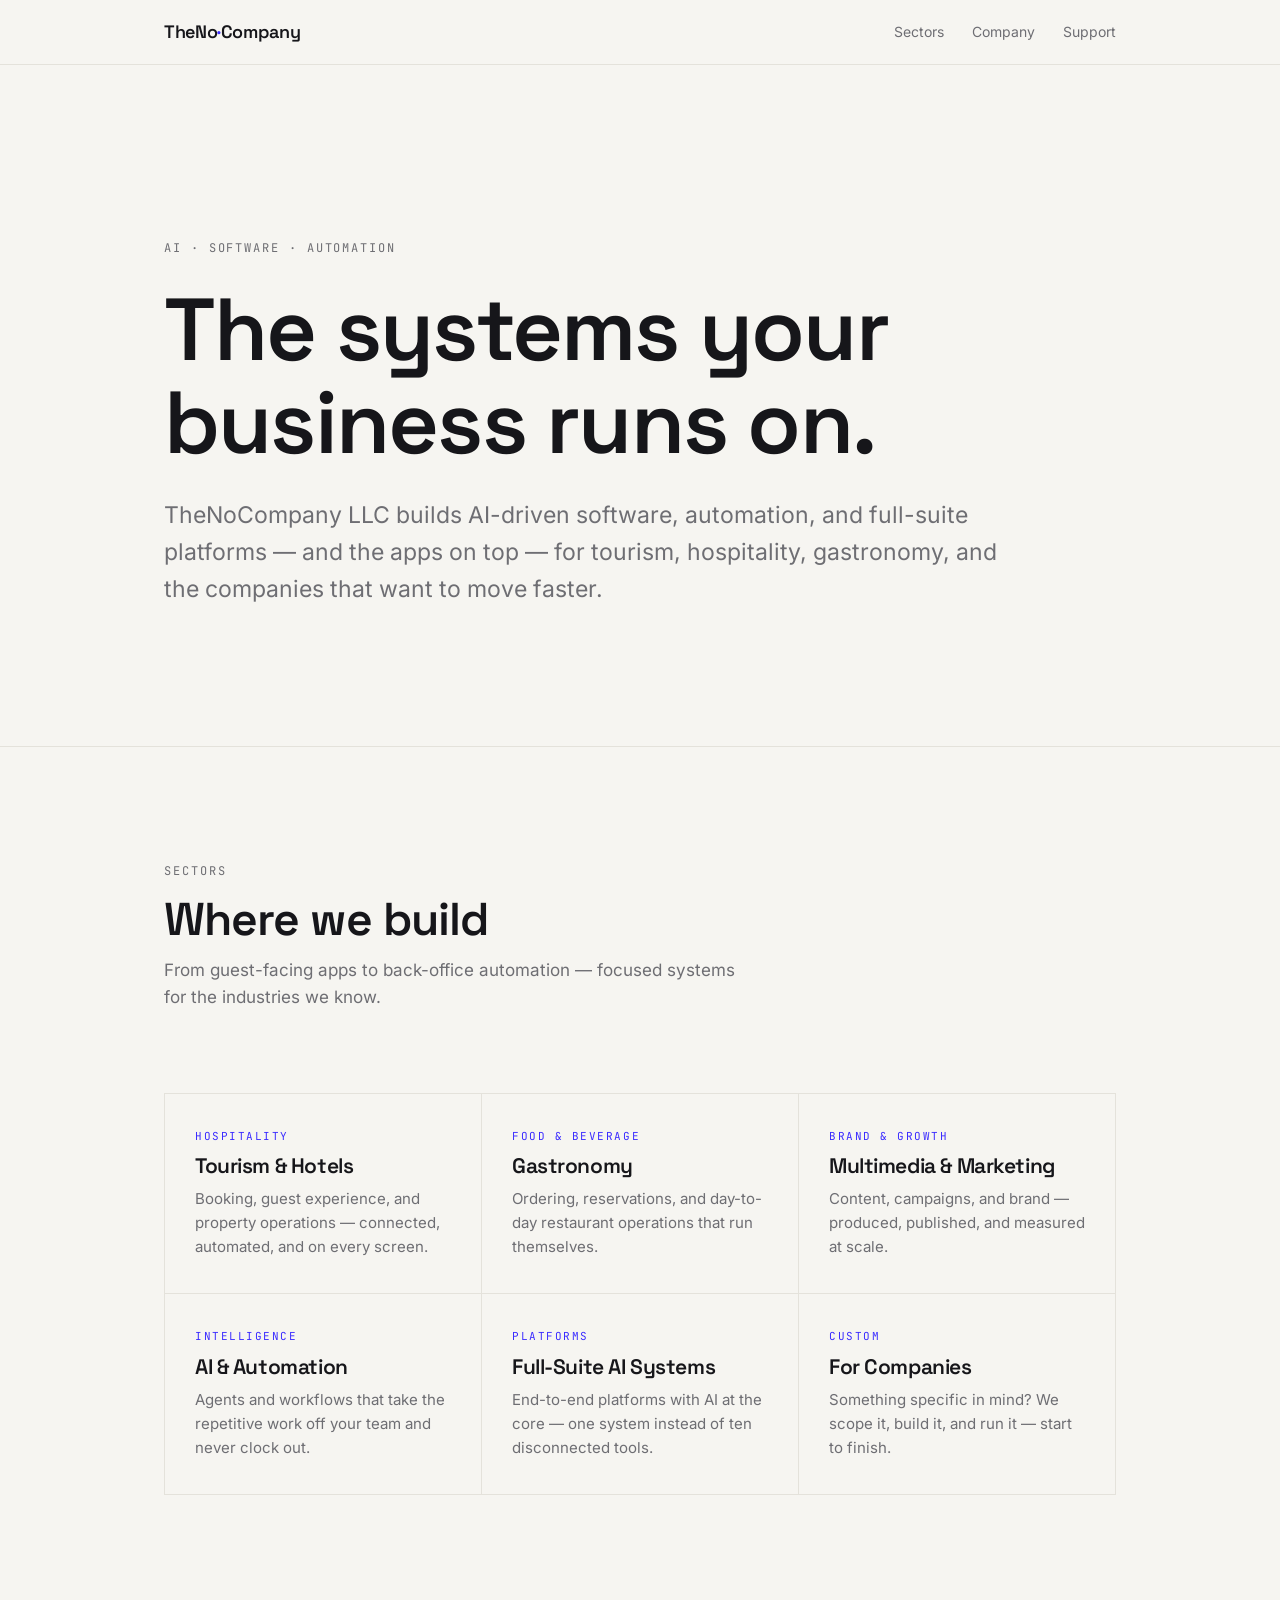
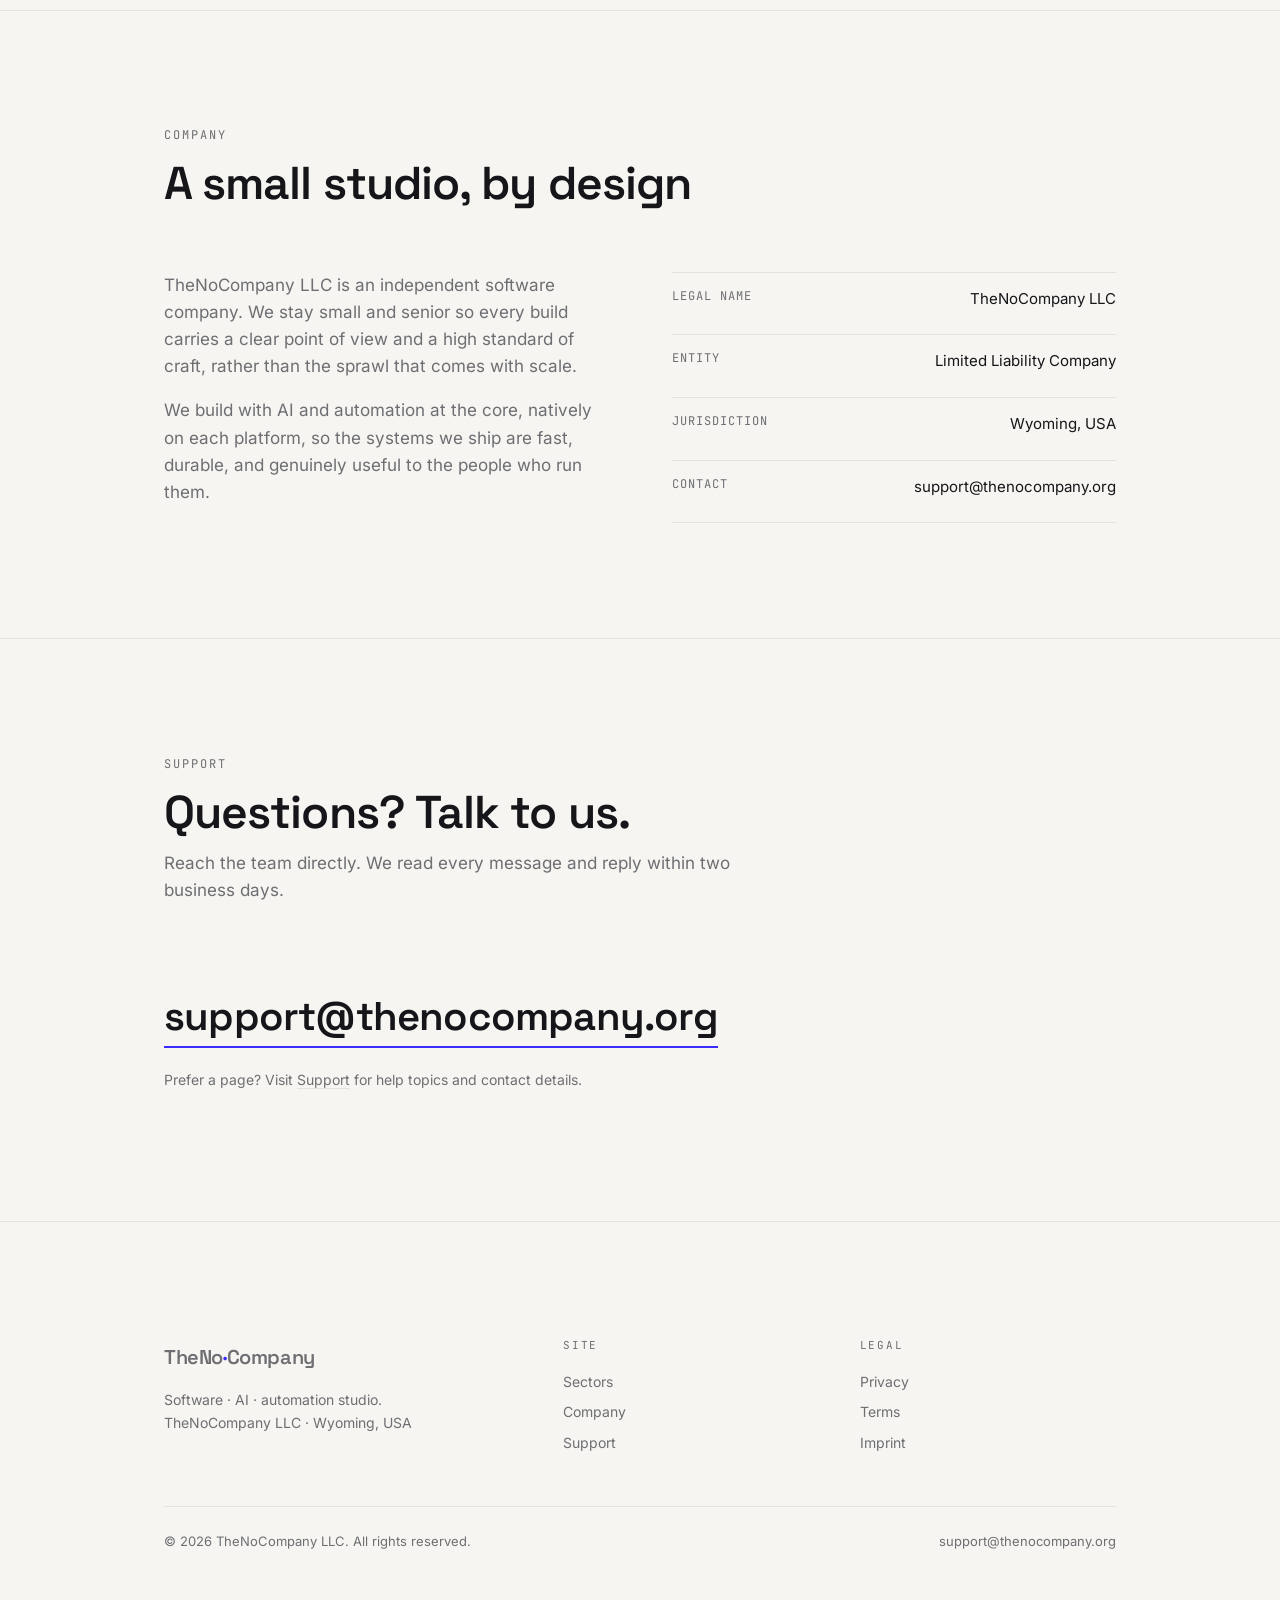
<file: index.html>
<!DOCTYPE html>
<html lang="en">
<head>
  <meta charset="UTF-8" />
  <meta name="viewport" content="width=device-width, initial-scale=1" />
  <title>TheNoCompany — AI software, automation &amp; full-suite systems</title>
  <meta name="description" content="TheNoCompany LLC builds AI-driven software, automation, and full-suite platforms for tourism, hospitality, gastronomy, marketing, and growing companies." />
  <meta property="og:title" content="TheNoCompany — AI software, automation & full-suite systems" />
  <meta property="og:description" content="AI-driven software, automation, and full-suite platforms for tourism, hospitality, gastronomy, marketing, and companies." />
  <meta property="og:type" content="website" />
  <meta property="og:url" content="https://thenocompany.org/" />
  <link rel="icon" href="data:image/svg+xml,%3Csvg xmlns='http://www.w3.org/2000/svg' viewBox='0 0 32 32'%3E%3Crect width='32' height='32' rx='7' fill='%2316161A'/%3E%3Ccircle cx='16' cy='16' r='5.5' fill='none' stroke='%23F6F5F1' stroke-width='2.4'/%3E%3Cline x1='12' y1='20' x2='20' y2='12' stroke='%233A2BFF' stroke-width='2.4'/%3E%3C/svg%3E" />
  <link rel="stylesheet" href="/fonts.css" />
  <link rel="stylesheet" href="styles.css" />
</head>
<body>
  <header class="bar">
    <div class="wrap">
      <a class="brand" href="/">TheNo<span class="dot">·</span>Company</a>
      <nav class="nav" aria-label="Primary">
        <a href="#sectors">Sectors</a>
        <a href="#company">Company</a>
        <a href="/support.html">Support</a>
      </nav>
    </div>
  </header>

  <main>
    <section class="hero" style="border-top:none">
      <div class="wrap">
        <span class="label">AI · Software · Automation</span>
        <h1>The systems your business runs on.</h1>
        <p class="lead">TheNoCompany LLC builds AI-driven software, automation, and full-suite platforms — and the apps on top — for tourism, hospitality, gastronomy, and the companies that want to move faster.</p>
      </div>
    </section>

    <section id="sectors">
      <div class="wrap">
        <div class="sec-head">
          <span class="label">Sectors</span>
          <h2>Where we build</h2>
          <p class="sub">From guest-facing apps to back-office automation — focused systems for the industries we know.</p>
        </div>
        <div class="sectors">
          <article class="sector">
            <span class="tag">Hospitality</span>
            <h3>Tourism &amp; Hotels</h3>
            <p>Booking, guest experience, and property operations — connected, automated, and on every screen.</p>
          </article>
          <article class="sector">
            <span class="tag">Food &amp; Beverage</span>
            <h3>Gastronomy</h3>
            <p>Ordering, reservations, and day-to-day restaurant operations that run themselves.</p>
          </article>
          <article class="sector">
            <span class="tag">Brand &amp; Growth</span>
            <h3>Multimedia &amp; Marketing</h3>
            <p>Content, campaigns, and brand — produced, published, and measured at scale.</p>
          </article>
          <article class="sector">
            <span class="tag">Intelligence</span>
            <h3>AI &amp; Automation</h3>
            <p>Agents and workflows that take the repetitive work off your team and never clock out.</p>
          </article>
          <article class="sector">
            <span class="tag">Platforms</span>
            <h3>Full-Suite AI Systems</h3>
            <p>End-to-end platforms with AI at the core — one system instead of ten disconnected tools.</p>
          </article>
          <article class="sector">
            <span class="tag">Custom</span>
            <h3>For Companies</h3>
            <p>Something specific in mind? We scope it, build it, and run it — start to finish.</p>
          </article>
        </div>
      </div>
    </section>

    <section id="company">
      <div class="wrap">
        <div class="sec-head">
          <span class="label">Company</span>
          <h2>A small studio, by design</h2>
        </div>
        <div class="cols">
          <div>
            <p>TheNoCompany LLC is an independent software company. We stay small and senior so every build carries a clear point of view and a high standard of craft, rather than the sprawl that comes with scale.</p>
            <p>We build with AI and automation at the core, natively on each platform, so the systems we ship are fast, durable, and genuinely useful to the people who run them.</p>
          </div>
          <ul class="facts">
            <li><span class="k">Legal name</span><span class="v">TheNoCompany LLC</span></li>
            <li><span class="k">Entity</span><span class="v">Limited Liability Company</span></li>
            <li><span class="k">Jurisdiction</span><span class="v">Wyoming, USA</span></li>
            <li><span class="k">Contact</span><span class="v"><a href="mailto:support@thenocompany.org">support@thenocompany.org</a></span></li>
          </ul>
        </div>
      </div>
    </section>

    <section id="support" class="contact">
      <div class="wrap">
        <div class="sec-head">
          <span class="label">Support</span>
          <h2>Questions? Talk to us.</h2>
          <p class="sub">Reach the team directly. We read every message and reply within two business days.</p>
        </div>
        <a class="mail" href="mailto:support@thenocompany.org">support@thenocompany.org</a>
        <p class="note">Prefer a page? Visit <a href="/support.html" style="border-bottom:1px solid var(--line)">Support</a> for help topics and contact details.</p>
      </div>
    </section>
  </main>

  <footer>
    <div class="wrap">
      <div class="foot">
        <div>
          <a class="brand" href="/">TheNo<span class="dot">·</span>Company</a>
          <p>Software · AI · automation studio.<br />TheNoCompany LLC · Wyoming, USA</p>
        </div>
        <div>
          <h4>Site</h4>
          <a href="#sectors">Sectors</a>
          <a href="#company">Company</a>
          <a href="/support.html">Support</a>
        </div>
        <div>
          <h4>Legal</h4>
          <a href="/privacy.html">Privacy</a>
          <a href="/terms.html">Terms</a>
          <a href="/imprint.html">Imprint</a>
        </div>
      </div>
      <div class="legalbar">
        <span>© <span id="yr">2026</span> TheNoCompany LLC. All rights reserved.</span>
        <span><a href="mailto:support@thenocompany.org">support@thenocompany.org</a></span>
      </div>
    </div>
  </footer>
  <script>document.getElementById('yr').textContent = new Date().getFullYear();</script>
</body>
</html>
</file>
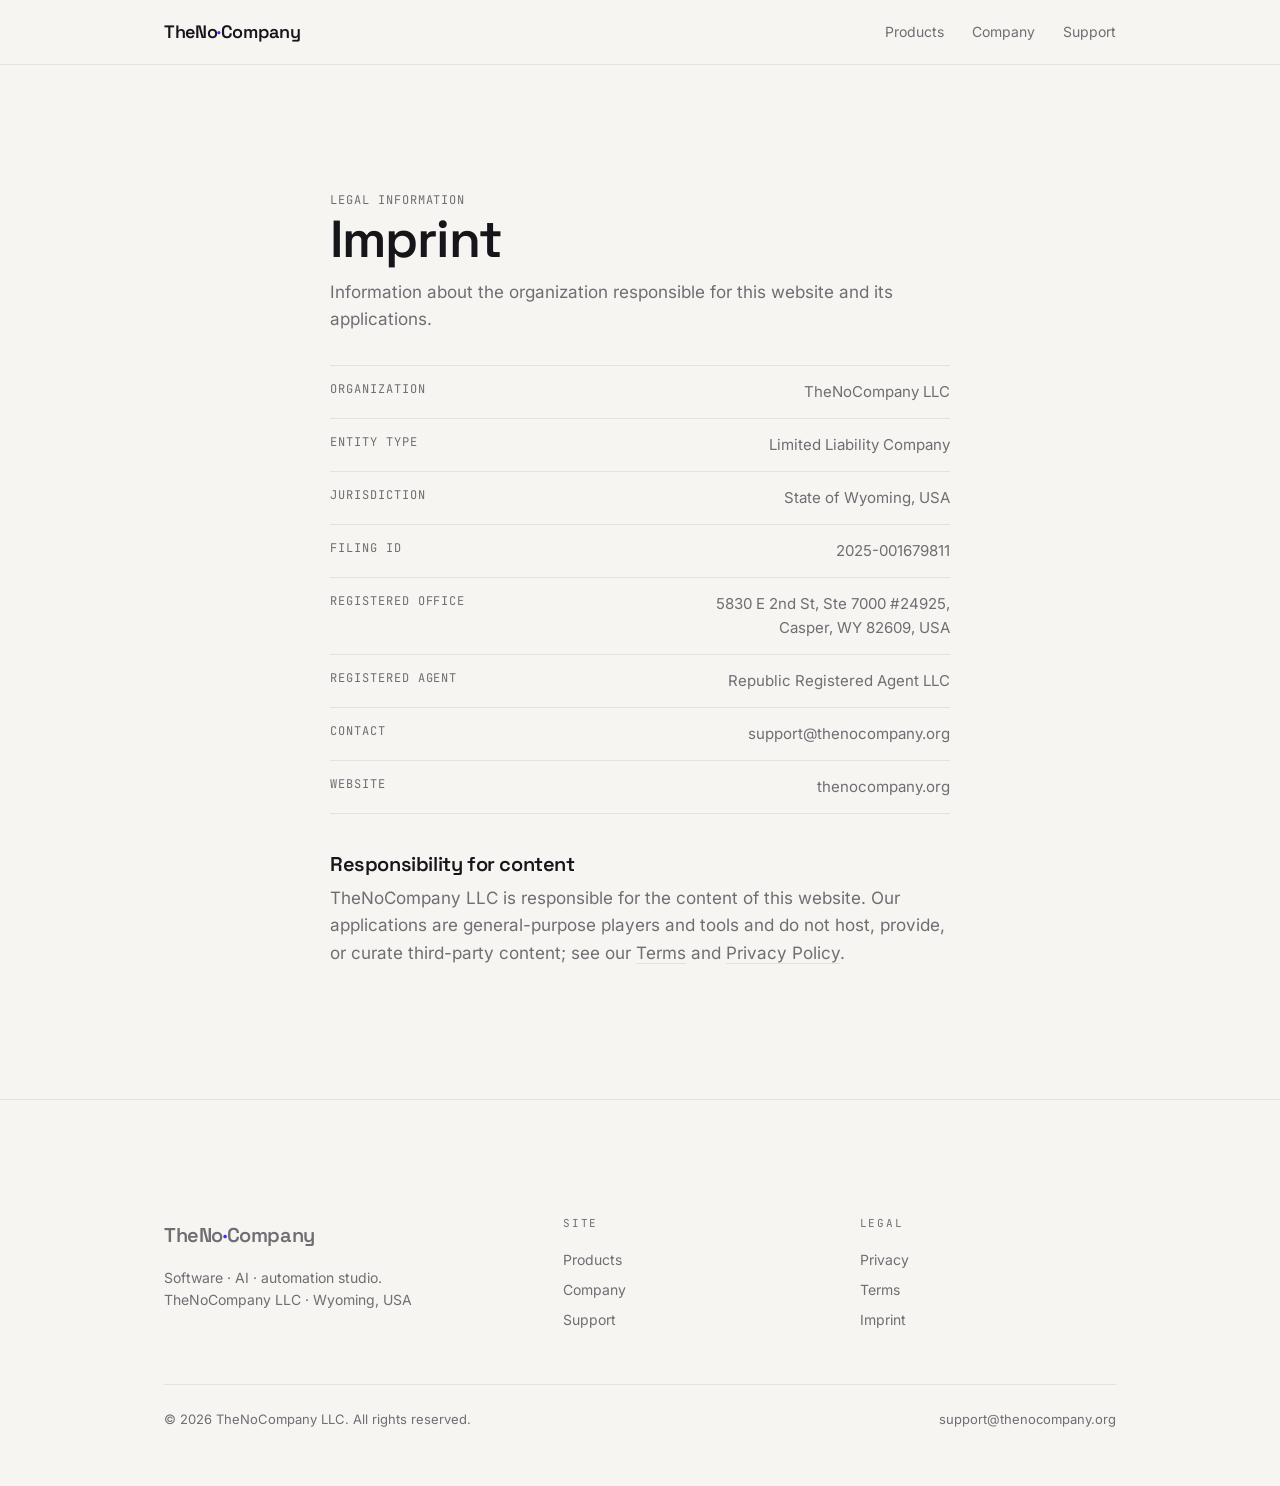
<file: imprint.html>
<!DOCTYPE html>
<html lang="en">
<head>
  <meta charset="UTF-8" />
  <meta name="viewport" content="width=device-width, initial-scale=1" />
  <title>Imprint — TheNoCompany</title>
  <meta name="description" content="Legal information for TheNoCompany LLC." />
  <link rel="icon" href="data:image/svg+xml,%3Csvg xmlns='http://www.w3.org/2000/svg' viewBox='0 0 32 32'%3E%3Crect width='32' height='32' rx='7' fill='%2316161A'/%3E%3Ccircle cx='16' cy='16' r='5.5' fill='none' stroke='%23F6F5F1' stroke-width='2.4'/%3E%3Cline x1='12' y1='20' x2='20' y2='12' stroke='%233A2BFF' stroke-width='2.4'/%3E%3C/svg%3E" />
  <link rel="stylesheet" href="/fonts.css" />
  <link rel="stylesheet" href="styles.css" />
</head>
<body>
  <header class="bar">
    <div class="wrap">
      <a class="brand" href="/">TheNo<span class="dot">·</span>Company</a>
      <nav class="nav" aria-label="Primary">
        <a href="/#products">Products</a>
        <a href="/#company">Company</a>
        <a href="/support.html">Support</a>
      </nav>
    </div>
  </header>

  <main class="legal">
    <div class="wrap prose">
      <span class="label updated">Legal information</span>
      <h1>Imprint</h1>
      <p>Information about the organization responsible for this website and its applications.</p>

      <ul class="facts" style="margin-top:32px">
        <li><span class="k">Organization</span><span class="v">TheNoCompany LLC</span></li>
        <li><span class="k">Entity type</span><span class="v">Limited Liability Company</span></li>
        <li><span class="k">Jurisdiction</span><span class="v">State of Wyoming, USA</span></li>
        <li><span class="k">Filing ID</span><span class="v">2025-001679811</span></li>
        <li><span class="k">Registered office</span><span class="v">5830 E 2nd St, Ste 7000 #24925,<br />Casper, WY 82609, USA</span></li>
        <li><span class="k">Registered agent</span><span class="v">Republic Registered Agent LLC</span></li>
        <li><span class="k">Contact</span><span class="v"><a href="mailto:support@thenocompany.org">support@thenocompany.org</a></span></li>
        <li><span class="k">Website</span><span class="v">thenocompany.org</span></li>
      </ul>

      <h2>Responsibility for content</h2>
      <p>TheNoCompany LLC is responsible for the content of this website. Our applications are general-purpose players and tools and do not host, provide, or curate third-party content; see our <a href="/terms.html" style="border-bottom:1px solid var(--line)">Terms</a> and <a href="/privacy.html" style="border-bottom:1px solid var(--line)">Privacy Policy</a>.</p>
    </div>
  </main>

  <footer>
    <div class="wrap">
      <div class="foot">
        <div>
          <a class="brand" href="/">TheNo<span class="dot">·</span>Company</a>
          <p>Software · AI · automation studio.<br />TheNoCompany LLC · Wyoming, USA</p>
        </div>
        <div>
          <h4>Site</h4>
          <a href="/#products">Products</a>
          <a href="/#company">Company</a>
          <a href="/support.html">Support</a>
        </div>
        <div>
          <h4>Legal</h4>
          <a href="/privacy.html">Privacy</a>
          <a href="/terms.html">Terms</a>
          <a href="/imprint.html" aria-current="page">Imprint</a>
        </div>
      </div>
      <div class="legalbar">
        <span>© <span id="yr">2026</span> TheNoCompany LLC. All rights reserved.</span>
        <span><a href="mailto:support@thenocompany.org">support@thenocompany.org</a></span>
      </div>
    </div>
  </footer>
  <script>document.getElementById('yr').textContent = new Date().getFullYear();</script>
</body>
</html>
</file>
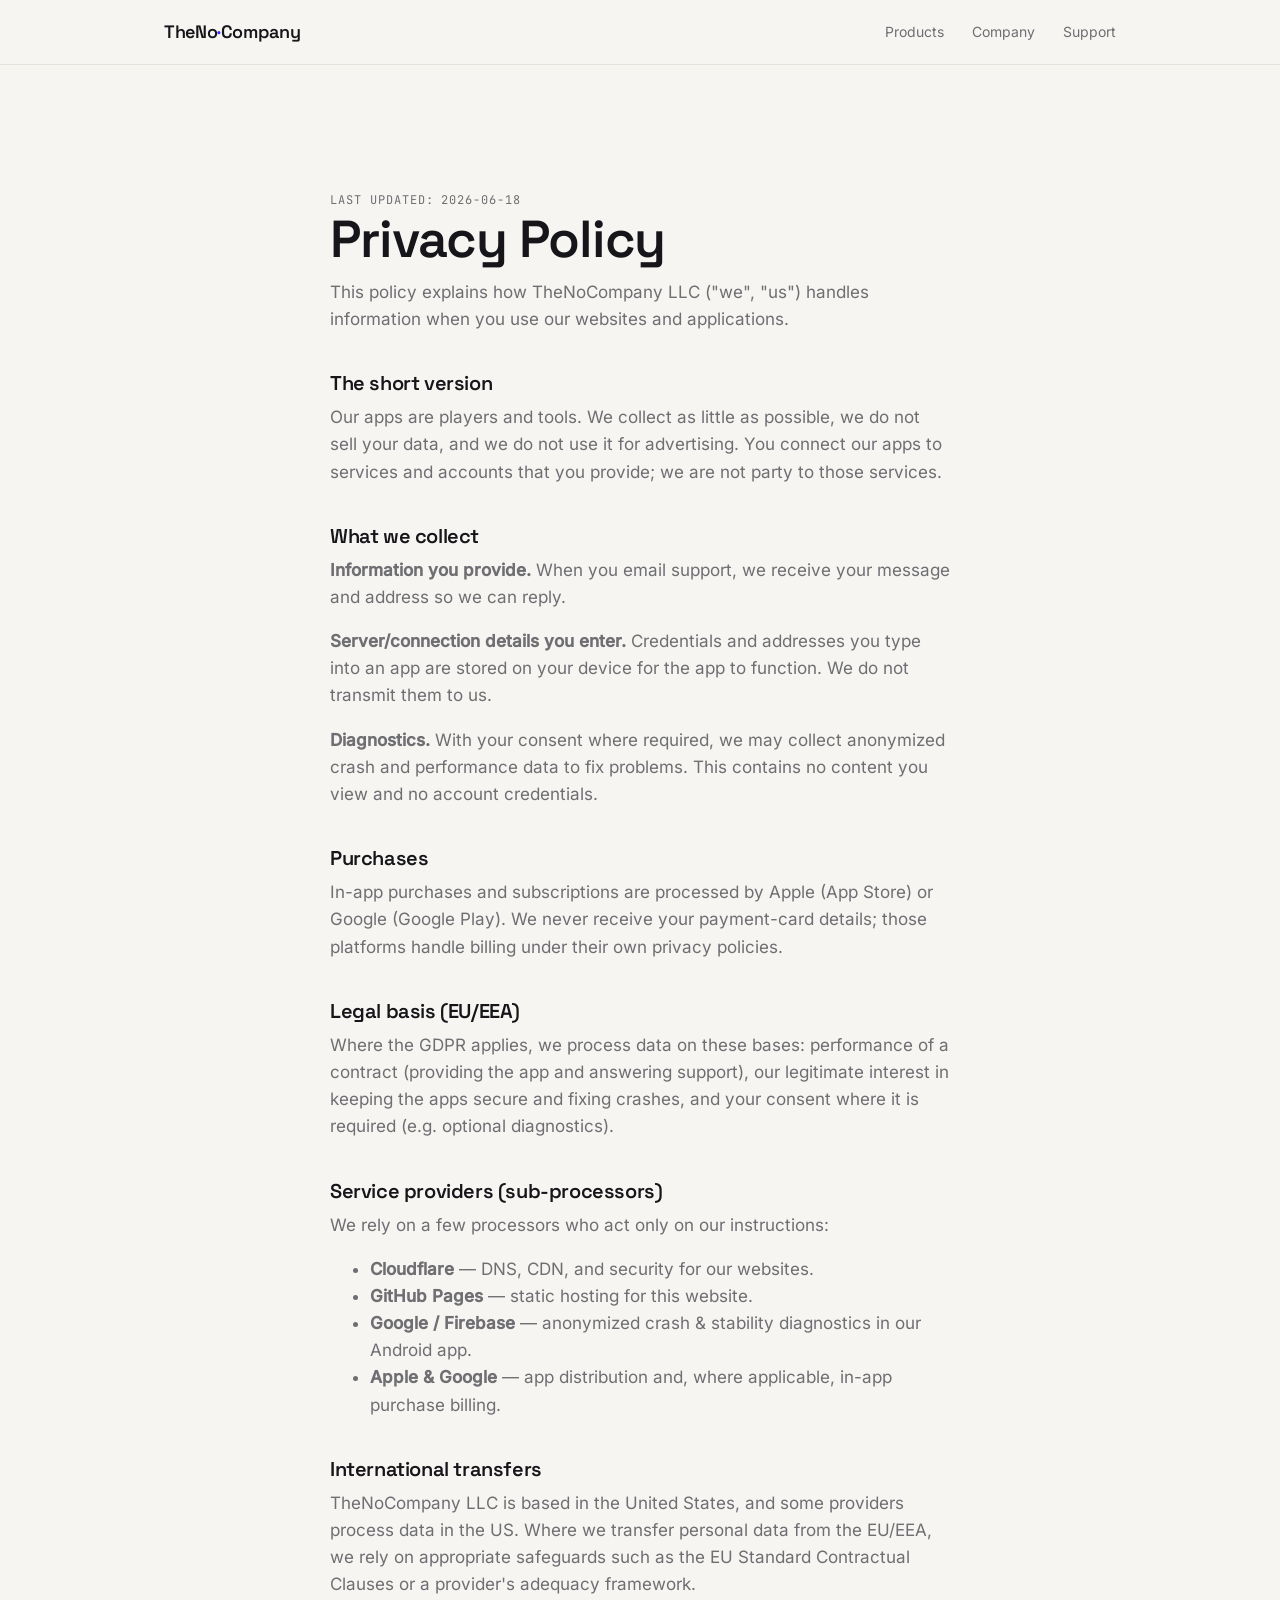
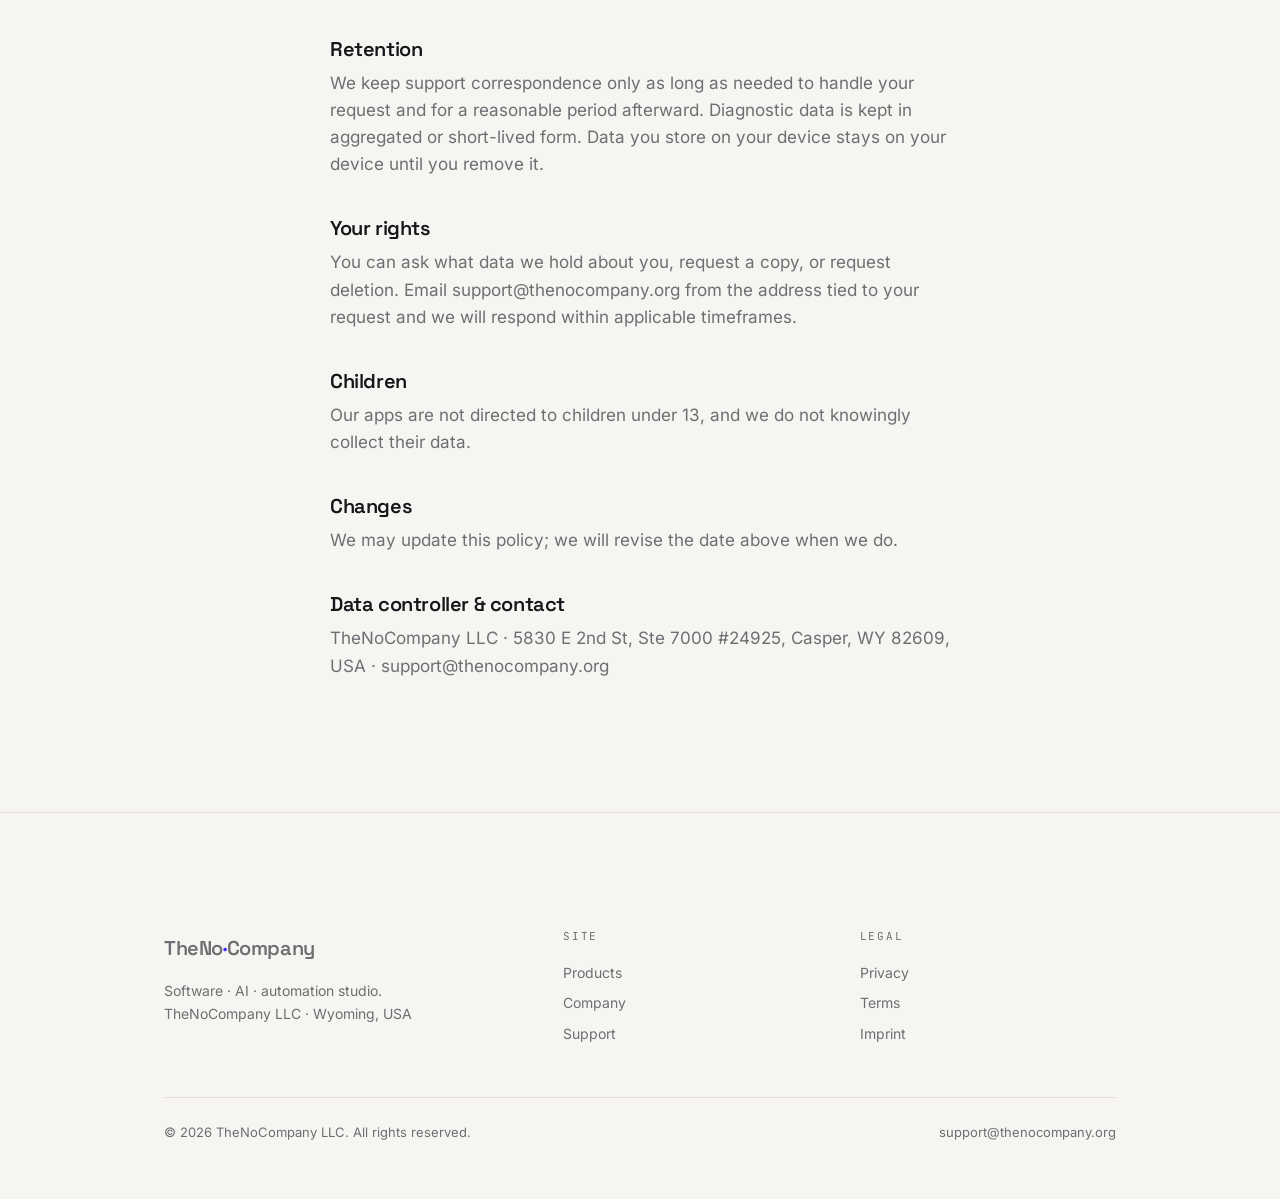
<file: privacy.html>
<!DOCTYPE html>
<html lang="en">
<head>
  <meta charset="UTF-8" />
  <meta name="viewport" content="width=device-width, initial-scale=1" />
  <title>Privacy Policy — TheNoCompany</title>
  <meta name="description" content="How TheNoCompany LLC handles your data." />
  <link rel="icon" href="data:image/svg+xml,%3Csvg xmlns='http://www.w3.org/2000/svg' viewBox='0 0 32 32'%3E%3Crect width='32' height='32' rx='7' fill='%2316161A'/%3E%3Ccircle cx='16' cy='16' r='5.5' fill='none' stroke='%23F6F5F1' stroke-width='2.4'/%3E%3Cline x1='12' y1='20' x2='20' y2='12' stroke='%233A2BFF' stroke-width='2.4'/%3E%3C/svg%3E" />
  <link rel="stylesheet" href="/fonts.css" />
  <link rel="stylesheet" href="styles.css" />
</head>
<body>
  <header class="bar">
    <div class="wrap">
      <a class="brand" href="/">TheNo<span class="dot">·</span>Company</a>
      <nav class="nav" aria-label="Primary">
        <a href="/#products">Products</a>
        <a href="/#company">Company</a>
        <a href="/support.html">Support</a>
      </nav>
    </div>
  </header>

  <main class="legal">
    <div class="wrap prose">
      <span class="label updated">Last updated: 2026-06-18</span>
      <h1>Privacy Policy</h1>
      <p>This policy explains how TheNoCompany LLC ("we", "us") handles information when you use our websites and applications.</p>

      <h2>The short version</h2>
      <p>Our apps are players and tools. We collect as little as possible, we do not sell your data, and we do not use it for advertising. You connect our apps to services and accounts that you provide; we are not party to those services.</p>

      <h2>What we collect</h2>
      <p><strong>Information you provide.</strong> When you email support, we receive your message and address so we can reply.</p>
      <p><strong>Server/connection details you enter.</strong> Credentials and addresses you type into an app are stored on your device for the app to function. We do not transmit them to us.</p>
      <p><strong>Diagnostics.</strong> With your consent where required, we may collect anonymized crash and performance data to fix problems. This contains no content you view and no account credentials.</p>

      <h2>Purchases</h2>
      <p>In-app purchases and subscriptions are processed by Apple (App Store) or Google (Google Play). We never receive your payment-card details; those platforms handle billing under their own privacy policies.</p>

      <h2>Legal basis (EU/EEA)</h2>
      <p>Where the GDPR applies, we process data on these bases: performance of a contract (providing the app and answering support), our legitimate interest in keeping the apps secure and fixing crashes, and your consent where it is required (e.g. optional diagnostics).</p>

      <h2>Service providers (sub-processors)</h2>
      <p>We rely on a few processors who act only on our instructions:</p>
      <ul>
        <li><strong>Cloudflare</strong> — DNS, CDN, and security for our websites.</li>
        <li><strong>GitHub Pages</strong> — static hosting for this website.</li>
        <li><strong>Google / Firebase</strong> — anonymized crash &amp; stability diagnostics in our Android app.</li>
        <li><strong>Apple &amp; Google</strong> — app distribution and, where applicable, in-app purchase billing.</li>
      </ul>

      <h2>International transfers</h2>
      <p>TheNoCompany LLC is based in the United States, and some providers process data in the US. Where we transfer personal data from the EU/EEA, we rely on appropriate safeguards such as the EU Standard Contractual Clauses or a provider's adequacy framework.</p>

      <h2>Retention</h2>
      <p>We keep support correspondence only as long as needed to handle your request and for a reasonable period afterward. Diagnostic data is kept in aggregated or short-lived form. Data you store on your device stays on your device until you remove it.</p>

      <h2>Your rights</h2>
      <p>You can ask what data we hold about you, request a copy, or request deletion. Email <a href="mailto:support@thenocompany.org">support@thenocompany.org</a> from the address tied to your request and we will respond within applicable timeframes.</p>

      <h2>Children</h2>
      <p>Our apps are not directed to children under 13, and we do not knowingly collect their data.</p>

      <h2>Changes</h2>
      <p>We may update this policy; we will revise the date above when we do.</p>

      <h2>Data controller &amp; contact</h2>
      <p>TheNoCompany LLC · 5830 E 2nd St, Ste 7000 #24925, Casper, WY 82609, USA · <a href="mailto:support@thenocompany.org">support@thenocompany.org</a></p>
    </div>
  </main>

  <footer>
    <div class="wrap">
      <div class="foot">
        <div>
          <a class="brand" href="/">TheNo<span class="dot">·</span>Company</a>
          <p>Software · AI · automation studio.<br />TheNoCompany LLC · Wyoming, USA</p>
        </div>
        <div>
          <h4>Site</h4>
          <a href="/#products">Products</a>
          <a href="/#company">Company</a>
          <a href="/support.html">Support</a>
        </div>
        <div>
          <h4>Legal</h4>
          <a href="/privacy.html" aria-current="page">Privacy</a>
          <a href="/terms.html">Terms</a>
          <a href="/imprint.html">Imprint</a>
        </div>
      </div>
      <div class="legalbar">
        <span>© <span id="yr">2026</span> TheNoCompany LLC. All rights reserved.</span>
        <span><a href="mailto:support@thenocompany.org">support@thenocompany.org</a></span>
      </div>
    </div>
  </footer>
  <script>document.getElementById('yr').textContent = new Date().getFullYear();</script>
</body>
</html>
</file>
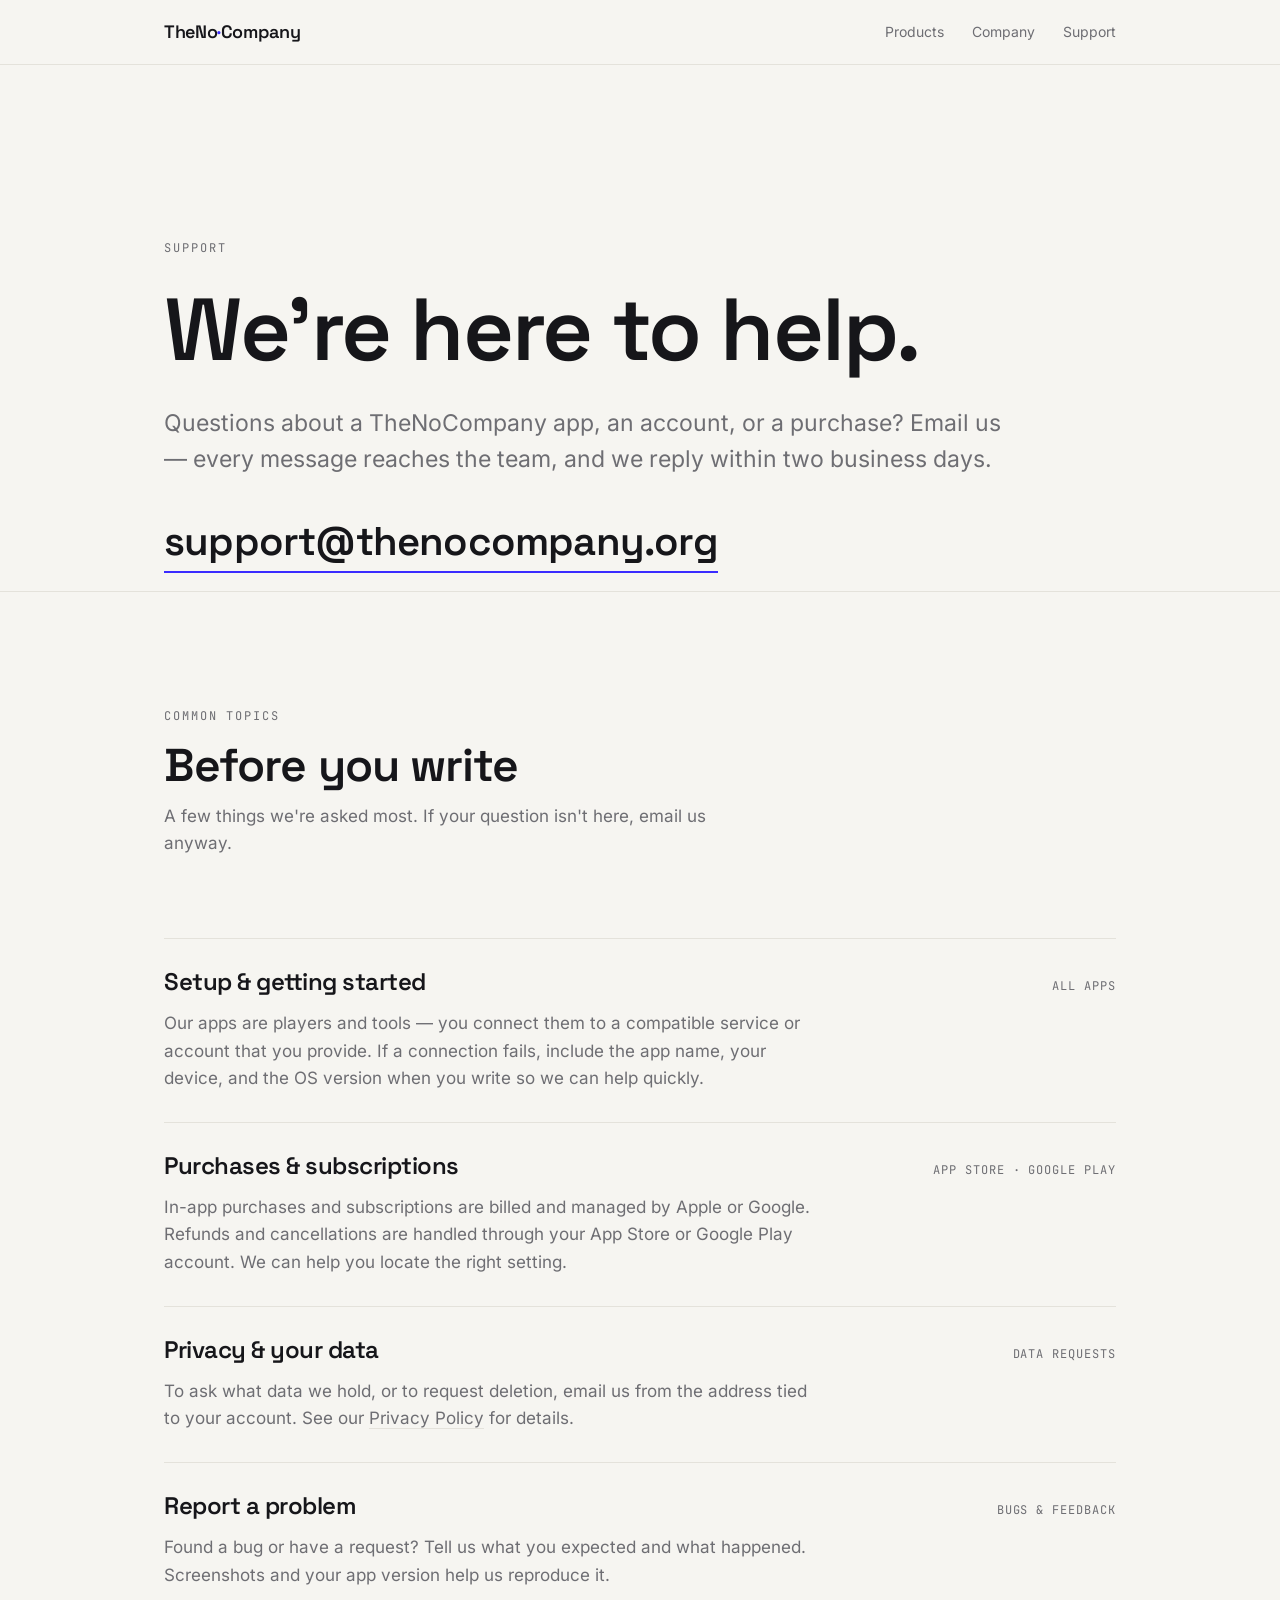
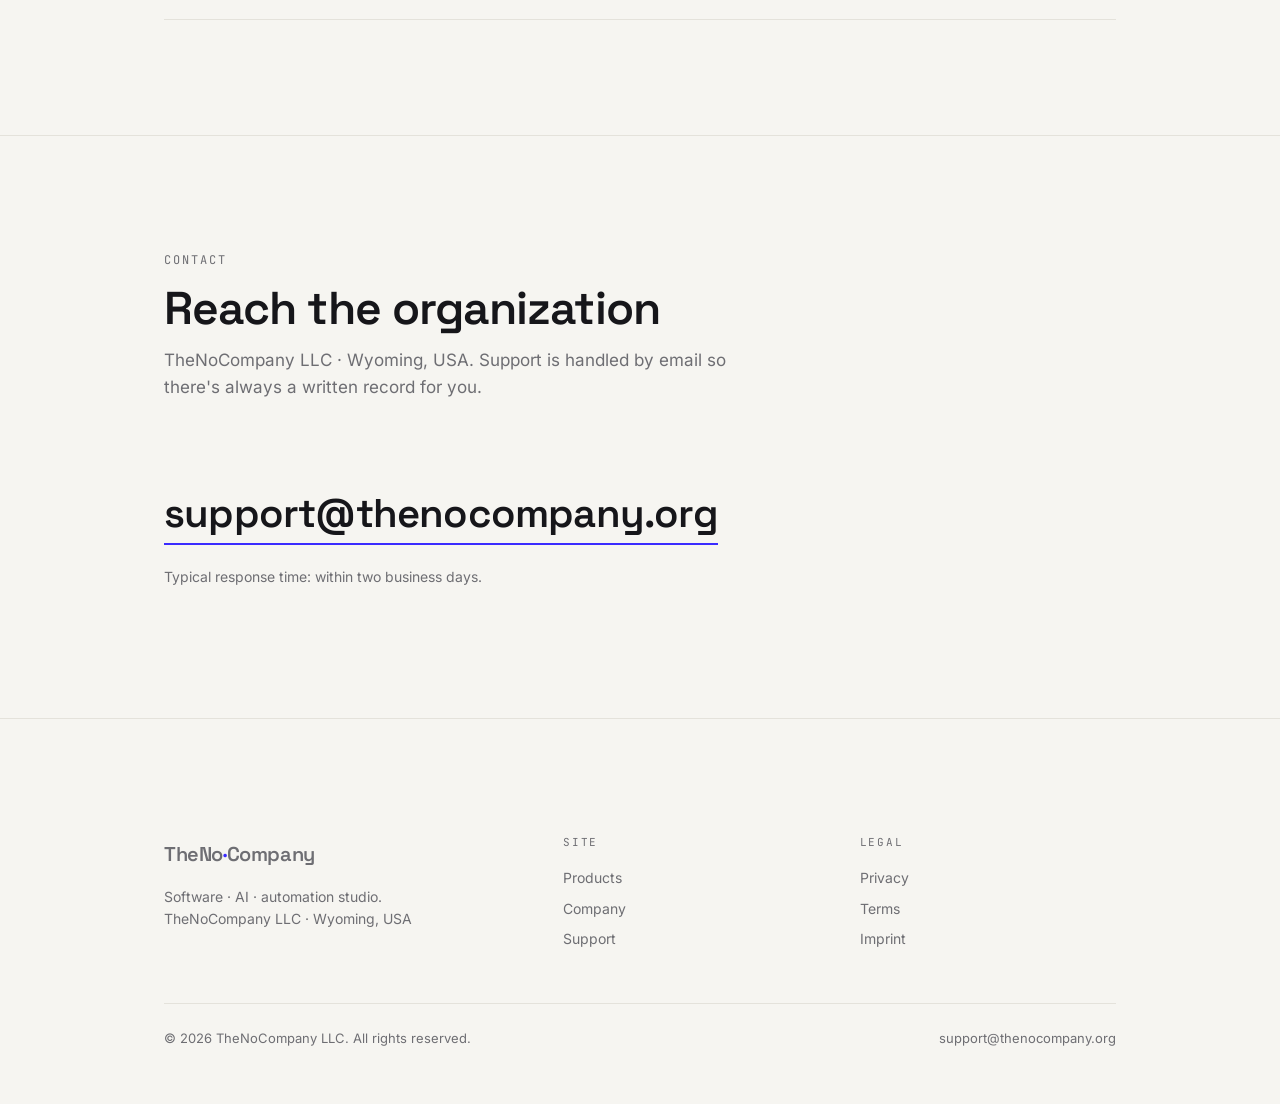
<file: support.html>
<!DOCTYPE html>
<html lang="en">
<head>
  <meta charset="UTF-8" />
  <meta name="viewport" content="width=device-width, initial-scale=1" />
  <title>Support — TheNoCompany</title>
  <meta name="description" content="Get help with TheNoCompany apps. Contact the team — we reply within two business days." />
  <link rel="icon" href="data:image/svg+xml,%3Csvg xmlns='http://www.w3.org/2000/svg' viewBox='0 0 32 32'%3E%3Crect width='32' height='32' rx='7' fill='%2316161A'/%3E%3Ccircle cx='16' cy='16' r='5.5' fill='none' stroke='%23F6F5F1' stroke-width='2.4'/%3E%3Cline x1='12' y1='20' x2='20' y2='12' stroke='%233A2BFF' stroke-width='2.4'/%3E%3C/svg%3E" />
  <link rel="stylesheet" href="/fonts.css" />
  <link rel="stylesheet" href="styles.css" />
</head>
<body>
  <header class="bar">
    <div class="wrap">
      <a class="brand" href="/">TheNo<span class="dot">·</span>Company</a>
      <nav class="nav" aria-label="Primary">
        <a href="/#products">Products</a>
        <a href="/#company">Company</a>
        <a href="/support.html" aria-current="page">Support</a>
      </nav>
    </div>
  </header>

  <main>
    <section class="hero contact" style="border-top:none; padding-bottom:0">
      <div class="wrap">
        <span class="label">Support</span>
        <h1>We're here to help.</h1>
        <p class="lead">Questions about a TheNoCompany app, an account, or a purchase? Email us — every message reaches the team, and we reply within two business days.</p>
        <p style="margin-top:32px"><a class="mail" href="mailto:support@thenocompany.org">support@thenocompany.org</a></p>
      </div>
    </section>

    <section>
      <div class="wrap">
        <div class="sec-head">
          <span class="label">Common topics</span>
          <h2>Before you write</h2>
          <p class="sub">A few things we're asked most. If your question isn't here, email us anyway.</p>
        </div>
        <div class="products">
          <article class="product">
            <div class="row"><h3>Setup &amp; getting started</h3><span class="meta">All apps</span></div>
            <p>Our apps are players and tools — you connect them to a compatible service or account that you provide. If a connection fails, include the app name, your device, and the OS version when you write so we can help quickly.</p>
          </article>
          <article class="product">
            <div class="row"><h3>Purchases &amp; subscriptions</h3><span class="meta">App Store · Google Play</span></div>
            <p>In-app purchases and subscriptions are billed and managed by Apple or Google. Refunds and cancellations are handled through your App Store or Google Play account. We can help you locate the right setting.</p>
          </article>
          <article class="product">
            <div class="row"><h3>Privacy &amp; your data</h3><span class="meta">Data requests</span></div>
            <p>To ask what data we hold, or to request deletion, email us from the address tied to your account. See our <a href="/privacy.html" style="border-bottom:1px solid var(--line)">Privacy Policy</a> for details.</p>
          </article>
          <article class="product">
            <div class="row"><h3>Report a problem</h3><span class="meta">Bugs &amp; feedback</span></div>
            <p>Found a bug or have a request? Tell us what you expected and what happened. Screenshots and your app version help us reproduce it.</p>
          </article>
        </div>
      </div>
    </section>

    <section class="contact">
      <div class="wrap">
        <div class="sec-head">
          <span class="label">Contact</span>
          <h2>Reach the organization</h2>
          <p class="sub">TheNoCompany LLC · Wyoming, USA. Support is handled by email so there's always a written record for you.</p>
        </div>
        <a class="mail" href="mailto:support@thenocompany.org">support@thenocompany.org</a>
        <p class="note">Typical response time: within two business days.</p>
      </div>
    </section>
  </main>

  <footer>
    <div class="wrap">
      <div class="foot">
        <div>
          <a class="brand" href="/">TheNo<span class="dot">·</span>Company</a>
          <p>Software · AI · automation studio.<br />TheNoCompany LLC · Wyoming, USA</p>
        </div>
        <div>
          <h4>Site</h4>
          <a href="/#products">Products</a>
          <a href="/#company">Company</a>
          <a href="/support.html">Support</a>
        </div>
        <div>
          <h4>Legal</h4>
          <a href="/privacy.html">Privacy</a>
          <a href="/terms.html">Terms</a>
          <a href="/imprint.html">Imprint</a>
        </div>
      </div>
      <div class="legalbar">
        <span>© <span id="yr">2026</span> TheNoCompany LLC. All rights reserved.</span>
        <span><a href="mailto:support@thenocompany.org">support@thenocompany.org</a></span>
      </div>
    </div>
  </footer>
  <script>document.getElementById('yr').textContent = new Date().getFullYear();</script>
</body>
</html>
</file>
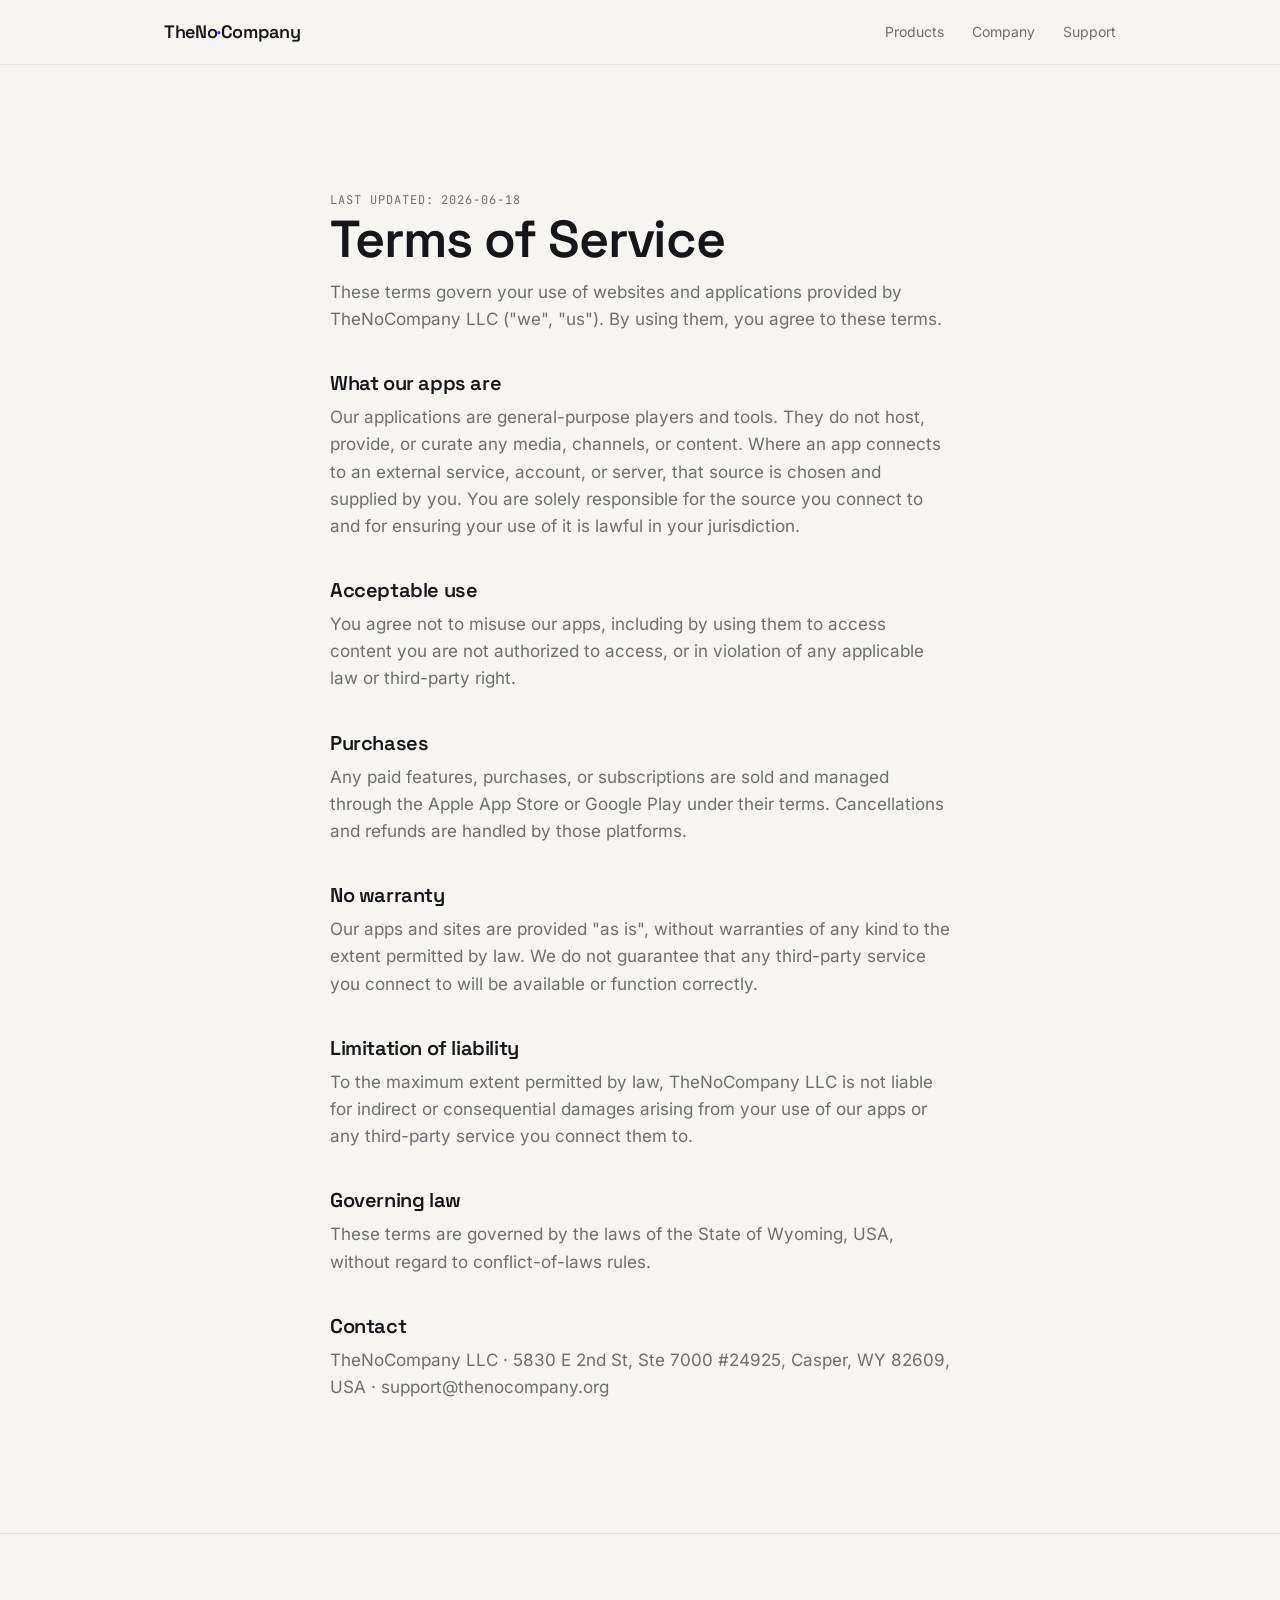
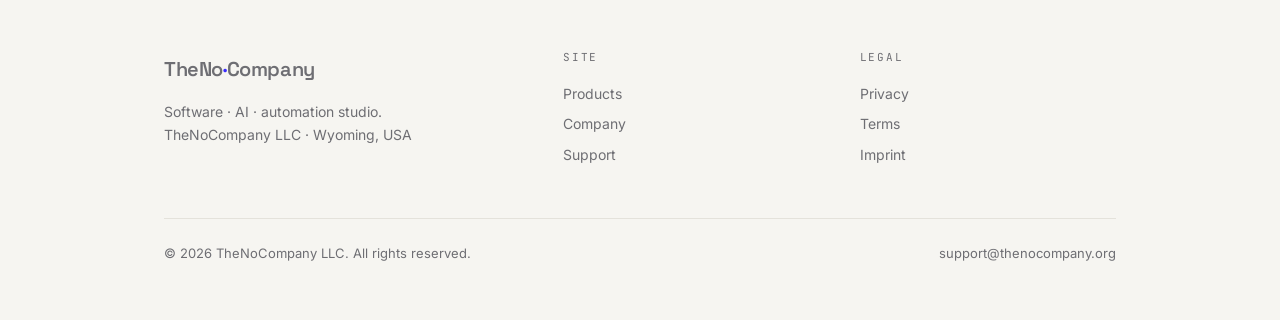
<file: terms.html>
<!DOCTYPE html>
<html lang="en">
<head>
  <meta charset="UTF-8" />
  <meta name="viewport" content="width=device-width, initial-scale=1" />
  <title>Terms of Service — TheNoCompany</title>
  <meta name="description" content="Terms for using TheNoCompany apps and websites." />
  <link rel="icon" href="data:image/svg+xml,%3Csvg xmlns='http://www.w3.org/2000/svg' viewBox='0 0 32 32'%3E%3Crect width='32' height='32' rx='7' fill='%2316161A'/%3E%3Ccircle cx='16' cy='16' r='5.5' fill='none' stroke='%23F6F5F1' stroke-width='2.4'/%3E%3Cline x1='12' y1='20' x2='20' y2='12' stroke='%233A2BFF' stroke-width='2.4'/%3E%3C/svg%3E" />
  <link rel="stylesheet" href="/fonts.css" />
  <link rel="stylesheet" href="styles.css" />
</head>
<body>
  <header class="bar">
    <div class="wrap">
      <a class="brand" href="/">TheNo<span class="dot">·</span>Company</a>
      <nav class="nav" aria-label="Primary">
        <a href="/#products">Products</a>
        <a href="/#company">Company</a>
        <a href="/support.html">Support</a>
      </nav>
    </div>
  </header>

  <main class="legal">
    <div class="wrap prose">
      <span class="label updated">Last updated: 2026-06-18</span>
      <h1>Terms of Service</h1>
      <p>These terms govern your use of websites and applications provided by TheNoCompany LLC ("we", "us"). By using them, you agree to these terms.</p>

      <h2>What our apps are</h2>
      <p>Our applications are general-purpose players and tools. They do not host, provide, or curate any media, channels, or content. Where an app connects to an external service, account, or server, that source is chosen and supplied by you. You are solely responsible for the source you connect to and for ensuring your use of it is lawful in your jurisdiction.</p>

      <h2>Acceptable use</h2>
      <p>You agree not to misuse our apps, including by using them to access content you are not authorized to access, or in violation of any applicable law or third-party right.</p>

      <h2>Purchases</h2>
      <p>Any paid features, purchases, or subscriptions are sold and managed through the Apple App Store or Google Play under their terms. Cancellations and refunds are handled by those platforms.</p>

      <h2>No warranty</h2>
      <p>Our apps and sites are provided "as is", without warranties of any kind to the extent permitted by law. We do not guarantee that any third-party service you connect to will be available or function correctly.</p>

      <h2>Limitation of liability</h2>
      <p>To the maximum extent permitted by law, TheNoCompany LLC is not liable for indirect or consequential damages arising from your use of our apps or any third-party service you connect them to.</p>

      <h2>Governing law</h2>
      <p>These terms are governed by the laws of the State of Wyoming, USA, without regard to conflict-of-laws rules.</p>

      <h2>Contact</h2>
      <p>TheNoCompany LLC · 5830 E 2nd St, Ste 7000 #24925, Casper, WY 82609, USA · <a href="mailto:support@thenocompany.org">support@thenocompany.org</a></p>
    </div>
  </main>

  <footer>
    <div class="wrap">
      <div class="foot">
        <div>
          <a class="brand" href="/">TheNo<span class="dot">·</span>Company</a>
          <p>Software · AI · automation studio.<br />TheNoCompany LLC · Wyoming, USA</p>
        </div>
        <div>
          <h4>Site</h4>
          <a href="/#products">Products</a>
          <a href="/#company">Company</a>
          <a href="/support.html">Support</a>
        </div>
        <div>
          <h4>Legal</h4>
          <a href="/privacy.html">Privacy</a>
          <a href="/terms.html" aria-current="page">Terms</a>
          <a href="/imprint.html">Imprint</a>
        </div>
      </div>
      <div class="legalbar">
        <span>© <span id="yr">2026</span> TheNoCompany LLC. All rights reserved.</span>
        <span><a href="mailto:support@thenocompany.org">support@thenocompany.org</a></span>
      </div>
    </div>
  </footer>
  <script>document.getElementById('yr').textContent = new Date().getFullYear();</script>
</body>
</html>
</file>
<file: fonts.css>
/* cyrillic-ext */
@font-face {
  font-family: 'Inter';
  font-style: normal;
  font-weight: 400;
  font-display: swap;
  src: url(fonts/f5.woff2) format('woff2');
  unicode-range: U+0460-052F, U+1C80-1C8A, U+20B4, U+2DE0-2DFF, U+A640-A69F, U+FE2E-FE2F;
}
/* cyrillic */
@font-face {
  font-family: 'Inter';
  font-style: normal;
  font-weight: 400;
  font-display: swap;
  src: url(fonts/f1.woff2) format('woff2');
  unicode-range: U+0301, U+0400-045F, U+0490-0491, U+04B0-04B1, U+2116;
}
/* greek-ext */
@font-face {
  font-family: 'Inter';
  font-style: normal;
  font-weight: 400;
  font-display: swap;
  src: url(fonts/f6.woff2) format('woff2');
  unicode-range: U+1F00-1FFF;
}
/* greek */
@font-face {
  font-family: 'Inter';
  font-style: normal;
  font-weight: 400;
  font-display: swap;
  src: url(fonts/f3.woff2) format('woff2');
  unicode-range: U+0370-0377, U+037A-037F, U+0384-038A, U+038C, U+038E-03A1, U+03A3-03FF;
}
/* vietnamese */
@font-face {
  font-family: 'Inter';
  font-style: normal;
  font-weight: 400;
  font-display: swap;
  src: url(fonts/f7.woff2) format('woff2');
  unicode-range: U+0102-0103, U+0110-0111, U+0128-0129, U+0168-0169, U+01A0-01A1, U+01AF-01B0, U+0300-0301, U+0303-0304, U+0308-0309, U+0323, U+0329, U+1EA0-1EF9, U+20AB;
}
/* latin-ext */
@font-face {
  font-family: 'Inter';
  font-style: normal;
  font-weight: 400;
  font-display: swap;
  src: url(fonts/f4.woff2) format('woff2');
  unicode-range: U+0100-02BA, U+02BD-02C5, U+02C7-02CC, U+02CE-02D7, U+02DD-02FF, U+0304, U+0308, U+0329, U+1D00-1DBF, U+1E00-1E9F, U+1EF2-1EFF, U+2020, U+20A0-20AB, U+20AD-20C0, U+2113, U+2C60-2C7F, U+A720-A7FF;
}
/* latin */
@font-face {
  font-family: 'Inter';
  font-style: normal;
  font-weight: 400;
  font-display: swap;
  src: url(fonts/f2.woff2) format('woff2');
  unicode-range: U+0000-00FF, U+0131, U+0152-0153, U+02BB-02BC, U+02C6, U+02DA, U+02DC, U+0304, U+0308, U+0329, U+2000-206F, U+20AC, U+2122, U+2191, U+2193, U+2212, U+2215, U+FEFF, U+FFFD;
}
/* cyrillic-ext */
@font-face {
  font-family: 'Inter';
  font-style: normal;
  font-weight: 500;
  font-display: swap;
  src: url(fonts/f5.woff2) format('woff2');
  unicode-range: U+0460-052F, U+1C80-1C8A, U+20B4, U+2DE0-2DFF, U+A640-A69F, U+FE2E-FE2F;
}
/* cyrillic */
@font-face {
  font-family: 'Inter';
  font-style: normal;
  font-weight: 500;
  font-display: swap;
  src: url(fonts/f1.woff2) format('woff2');
  unicode-range: U+0301, U+0400-045F, U+0490-0491, U+04B0-04B1, U+2116;
}
/* greek-ext */
@font-face {
  font-family: 'Inter';
  font-style: normal;
  font-weight: 500;
  font-display: swap;
  src: url(fonts/f6.woff2) format('woff2');
  unicode-range: U+1F00-1FFF;
}
/* greek */
@font-face {
  font-family: 'Inter';
  font-style: normal;
  font-weight: 500;
  font-display: swap;
  src: url(fonts/f3.woff2) format('woff2');
  unicode-range: U+0370-0377, U+037A-037F, U+0384-038A, U+038C, U+038E-03A1, U+03A3-03FF;
}
/* vietnamese */
@font-face {
  font-family: 'Inter';
  font-style: normal;
  font-weight: 500;
  font-display: swap;
  src: url(fonts/f7.woff2) format('woff2');
  unicode-range: U+0102-0103, U+0110-0111, U+0128-0129, U+0168-0169, U+01A0-01A1, U+01AF-01B0, U+0300-0301, U+0303-0304, U+0308-0309, U+0323, U+0329, U+1EA0-1EF9, U+20AB;
}
/* latin-ext */
@font-face {
  font-family: 'Inter';
  font-style: normal;
  font-weight: 500;
  font-display: swap;
  src: url(fonts/f4.woff2) format('woff2');
  unicode-range: U+0100-02BA, U+02BD-02C5, U+02C7-02CC, U+02CE-02D7, U+02DD-02FF, U+0304, U+0308, U+0329, U+1D00-1DBF, U+1E00-1E9F, U+1EF2-1EFF, U+2020, U+20A0-20AB, U+20AD-20C0, U+2113, U+2C60-2C7F, U+A720-A7FF;
}
/* latin */
@font-face {
  font-family: 'Inter';
  font-style: normal;
  font-weight: 500;
  font-display: swap;
  src: url(fonts/f2.woff2) format('woff2');
  unicode-range: U+0000-00FF, U+0131, U+0152-0153, U+02BB-02BC, U+02C6, U+02DA, U+02DC, U+0304, U+0308, U+0329, U+2000-206F, U+20AC, U+2122, U+2191, U+2193, U+2212, U+2215, U+FEFF, U+FFFD;
}
/* cyrillic-ext */
@font-face {
  font-family: 'JetBrains Mono';
  font-style: normal;
  font-weight: 400;
  font-display: swap;
  src: url(fonts/f8.woff2) format('woff2');
  unicode-range: U+0460-052F, U+1C80-1C8A, U+20B4, U+2DE0-2DFF, U+A640-A69F, U+FE2E-FE2F;
}
/* cyrillic */
@font-face {
  font-family: 'JetBrains Mono';
  font-style: normal;
  font-weight: 400;
  font-display: swap;
  src: url(fonts/f12.woff2) format('woff2');
  unicode-range: U+0301, U+0400-045F, U+0490-0491, U+04B0-04B1, U+2116;
}
/* greek */
@font-face {
  font-family: 'JetBrains Mono';
  font-style: normal;
  font-weight: 400;
  font-display: swap;
  src: url(fonts/f11.woff2) format('woff2');
  unicode-range: U+0370-0377, U+037A-037F, U+0384-038A, U+038C, U+038E-03A1, U+03A3-03FF;
}
/* vietnamese */
@font-face {
  font-family: 'JetBrains Mono';
  font-style: normal;
  font-weight: 400;
  font-display: swap;
  src: url(fonts/f13.woff2) format('woff2');
  unicode-range: U+0102-0103, U+0110-0111, U+0128-0129, U+0168-0169, U+01A0-01A1, U+01AF-01B0, U+0300-0301, U+0303-0304, U+0308-0309, U+0323, U+0329, U+1EA0-1EF9, U+20AB;
}
/* latin-ext */
@font-face {
  font-family: 'JetBrains Mono';
  font-style: normal;
  font-weight: 400;
  font-display: swap;
  src: url(fonts/f9.woff2) format('woff2');
  unicode-range: U+0100-02BA, U+02BD-02C5, U+02C7-02CC, U+02CE-02D7, U+02DD-02FF, U+0304, U+0308, U+0329, U+1D00-1DBF, U+1E00-1E9F, U+1EF2-1EFF, U+2020, U+20A0-20AB, U+20AD-20C0, U+2113, U+2C60-2C7F, U+A720-A7FF;
}
/* latin */
@font-face {
  font-family: 'JetBrains Mono';
  font-style: normal;
  font-weight: 400;
  font-display: swap;
  src: url(fonts/f10.woff2) format('woff2');
  unicode-range: U+0000-00FF, U+0131, U+0152-0153, U+02BB-02BC, U+02C6, U+02DA, U+02DC, U+0304, U+0308, U+0329, U+2000-206F, U+20AC, U+2122, U+2191, U+2193, U+2212, U+2215, U+FEFF, U+FFFD;
}
/* cyrillic-ext */
@font-face {
  font-family: 'JetBrains Mono';
  font-style: normal;
  font-weight: 500;
  font-display: swap;
  src: url(fonts/f8.woff2) format('woff2');
  unicode-range: U+0460-052F, U+1C80-1C8A, U+20B4, U+2DE0-2DFF, U+A640-A69F, U+FE2E-FE2F;
}
/* cyrillic */
@font-face {
  font-family: 'JetBrains Mono';
  font-style: normal;
  font-weight: 500;
  font-display: swap;
  src: url(fonts/f12.woff2) format('woff2');
  unicode-range: U+0301, U+0400-045F, U+0490-0491, U+04B0-04B1, U+2116;
}
/* greek */
@font-face {
  font-family: 'JetBrains Mono';
  font-style: normal;
  font-weight: 500;
  font-display: swap;
  src: url(fonts/f11.woff2) format('woff2');
  unicode-range: U+0370-0377, U+037A-037F, U+0384-038A, U+038C, U+038E-03A1, U+03A3-03FF;
}
/* vietnamese */
@font-face {
  font-family: 'JetBrains Mono';
  font-style: normal;
  font-weight: 500;
  font-display: swap;
  src: url(fonts/f13.woff2) format('woff2');
  unicode-range: U+0102-0103, U+0110-0111, U+0128-0129, U+0168-0169, U+01A0-01A1, U+01AF-01B0, U+0300-0301, U+0303-0304, U+0308-0309, U+0323, U+0329, U+1EA0-1EF9, U+20AB;
}
/* latin-ext */
@font-face {
  font-family: 'JetBrains Mono';
  font-style: normal;
  font-weight: 500;
  font-display: swap;
  src: url(fonts/f9.woff2) format('woff2');
  unicode-range: U+0100-02BA, U+02BD-02C5, U+02C7-02CC, U+02CE-02D7, U+02DD-02FF, U+0304, U+0308, U+0329, U+1D00-1DBF, U+1E00-1E9F, U+1EF2-1EFF, U+2020, U+20A0-20AB, U+20AD-20C0, U+2113, U+2C60-2C7F, U+A720-A7FF;
}
/* latin */
@font-face {
  font-family: 'JetBrains Mono';
  font-style: normal;
  font-weight: 500;
  font-display: swap;
  src: url(fonts/f10.woff2) format('woff2');
  unicode-range: U+0000-00FF, U+0131, U+0152-0153, U+02BB-02BC, U+02C6, U+02DA, U+02DC, U+0304, U+0308, U+0329, U+2000-206F, U+20AC, U+2122, U+2191, U+2193, U+2212, U+2215, U+FEFF, U+FFFD;
}
/* vietnamese */
@font-face {
  font-family: 'Space Grotesk';
  font-style: normal;
  font-weight: 500;
  font-display: swap;
  src: url(fonts/f14.woff2) format('woff2');
  unicode-range: U+0102-0103, U+0110-0111, U+0128-0129, U+0168-0169, U+01A0-01A1, U+01AF-01B0, U+0300-0301, U+0303-0304, U+0308-0309, U+0323, U+0329, U+1EA0-1EF9, U+20AB;
}
/* latin-ext */
@font-face {
  font-family: 'Space Grotesk';
  font-style: normal;
  font-weight: 500;
  font-display: swap;
  src: url(fonts/f15.woff2) format('woff2');
  unicode-range: U+0100-02BA, U+02BD-02C5, U+02C7-02CC, U+02CE-02D7, U+02DD-02FF, U+0304, U+0308, U+0329, U+1D00-1DBF, U+1E00-1E9F, U+1EF2-1EFF, U+2020, U+20A0-20AB, U+20AD-20C0, U+2113, U+2C60-2C7F, U+A720-A7FF;
}
/* latin */
@font-face {
  font-family: 'Space Grotesk';
  font-style: normal;
  font-weight: 500;
  font-display: swap;
  src: url(fonts/f16.woff2) format('woff2');
  unicode-range: U+0000-00FF, U+0131, U+0152-0153, U+02BB-02BC, U+02C6, U+02DA, U+02DC, U+0304, U+0308, U+0329, U+2000-206F, U+20AC, U+2122, U+2191, U+2193, U+2212, U+2215, U+FEFF, U+FFFD;
}
/* vietnamese */
@font-face {
  font-family: 'Space Grotesk';
  font-style: normal;
  font-weight: 600;
  font-display: swap;
  src: url(fonts/f14.woff2) format('woff2');
  unicode-range: U+0102-0103, U+0110-0111, U+0128-0129, U+0168-0169, U+01A0-01A1, U+01AF-01B0, U+0300-0301, U+0303-0304, U+0308-0309, U+0323, U+0329, U+1EA0-1EF9, U+20AB;
}
/* latin-ext */
@font-face {
  font-family: 'Space Grotesk';
  font-style: normal;
  font-weight: 600;
  font-display: swap;
  src: url(fonts/f15.woff2) format('woff2');
  unicode-range: U+0100-02BA, U+02BD-02C5, U+02C7-02CC, U+02CE-02D7, U+02DD-02FF, U+0304, U+0308, U+0329, U+1D00-1DBF, U+1E00-1E9F, U+1EF2-1EFF, U+2020, U+20A0-20AB, U+20AD-20C0, U+2113, U+2C60-2C7F, U+A720-A7FF;
}
/* latin */
@font-face {
  font-family: 'Space Grotesk';
  font-style: normal;
  font-weight: 600;
  font-display: swap;
  src: url(fonts/f16.woff2) format('woff2');
  unicode-range: U+0000-00FF, U+0131, U+0152-0153, U+02BB-02BC, U+02C6, U+02DA, U+02DC, U+0304, U+0308, U+0329, U+2000-206F, U+20AC, U+2122, U+2191, U+2193, U+2212, U+2215, U+FEFF, U+FFFD;
}
/* vietnamese */
@font-face {
  font-family: 'Space Grotesk';
  font-style: normal;
  font-weight: 700;
  font-display: swap;
  src: url(fonts/f14.woff2) format('woff2');
  unicode-range: U+0102-0103, U+0110-0111, U+0128-0129, U+0168-0169, U+01A0-01A1, U+01AF-01B0, U+0300-0301, U+0303-0304, U+0308-0309, U+0323, U+0329, U+1EA0-1EF9, U+20AB;
}
/* latin-ext */
@font-face {
  font-family: 'Space Grotesk';
  font-style: normal;
  font-weight: 700;
  font-display: swap;
  src: url(fonts/f15.woff2) format('woff2');
  unicode-range: U+0100-02BA, U+02BD-02C5, U+02C7-02CC, U+02CE-02D7, U+02DD-02FF, U+0304, U+0308, U+0329, U+1D00-1DBF, U+1E00-1E9F, U+1EF2-1EFF, U+2020, U+20A0-20AB, U+20AD-20C0, U+2113, U+2C60-2C7F, U+A720-A7FF;
}
/* latin */
@font-face {
  font-family: 'Space Grotesk';
  font-style: normal;
  font-weight: 700;
  font-display: swap;
  src: url(fonts/f16.woff2) format('woff2');
  unicode-range: U+0000-00FF, U+0131, U+0152-0153, U+02BB-02BC, U+02C6, U+02DA, U+02DC, U+0304, U+0308, U+0329, U+2000-206F, U+20AC, U+2122, U+2191, U+2193, U+2212, U+2215, U+FEFF, U+FFFD;
}
</file>
<file: styles.css>
/* TheNoCompany LLC — corporate site
   Design: restrained software-studio. Negative space is the signature.
   Monochrome paper/ink + one indigo accent used sparingly.
   Display: Space Grotesk · Body: Inter · Labels/data: JetBrains Mono */

:root {
  --paper:   #F6F5F1;
  --paper-2: #FFFFFF;
  --ink:     #16161A;
  --muted:   #6E6E73;
  --line:    #E4E2DB;
  --accent:  #3A2BFF;
  --maxw:    1080px;
  --gut:     clamp(20px, 5vw, 64px);
  --step:    clamp(64px, 9vw, 132px);
  --r:       10px;
}

* { box-sizing: border-box; }
html { -webkit-text-size-adjust: 100%; scroll-behavior: smooth; }
@media (prefers-reduced-motion: reduce) { html { scroll-behavior: auto; } * { animation: none !important; transition: none !important; } }

body {
  margin: 0;
  background: var(--paper);
  color: var(--ink);
  font-family: "Inter", -apple-system, BlinkMacSystemFont, "Segoe UI", Roboto, sans-serif;
  font-size: 17px;
  line-height: 1.6;
  -webkit-font-smoothing: antialiased;
  text-rendering: optimizeLegibility;
}

h1, h2, h3 { font-family: "Space Grotesk", "Inter", sans-serif; font-weight: 600; letter-spacing: -0.02em; line-height: 1.05; margin: 0; }
p { margin: 0 0 1em; }
a { color: inherit; text-decoration: none; }

.wrap { max-width: var(--maxw); margin: 0 auto; padding-left: var(--gut); padding-right: var(--gut); }

/* mono utility label — software vernacular, used for eyebrows */
.label {
  font-family: "JetBrains Mono", ui-monospace, SFMono-Regular, Menlo, monospace;
  font-size: 12px;
  letter-spacing: 0.16em;
  text-transform: uppercase;
  color: var(--muted);
}

/* --- top bar --- */
.bar { position: sticky; top: 0; z-index: 20; background: color-mix(in srgb, var(--paper) 86%, transparent); backdrop-filter: blur(10px); border-bottom: 1px solid var(--line); }
.bar .wrap { display: flex; align-items: center; justify-content: space-between; height: 64px; }
.brand { font-family: "Space Grotesk", sans-serif; font-weight: 600; font-size: 18px; letter-spacing: -0.02em; }
.brand .dot { color: var(--accent); }
.nav { display: flex; gap: 28px; }
.nav a { font-size: 14px; color: var(--muted); }
.nav a:hover, .nav a:focus-visible { color: var(--ink); }

/* --- hero --- */
.hero { padding: clamp(72px, 14vw, 168px) 0 var(--step); }
.hero h1 { font-size: clamp(40px, 7.5vw, 88px); max-width: 16ch; }
.hero .lead { font-size: clamp(18px, 2.4vw, 23px); color: var(--muted); max-width: 56ch; margin-top: 28px; }
.hero .label { margin-bottom: 26px; display: inline-block; }

/* --- generic section --- */
section { padding: var(--step) 0; border-top: 1px solid var(--line); }
.sec-head { display: grid; grid-template-columns: 1fr; gap: 14px; margin-bottom: clamp(36px, 6vw, 64px); }
.sec-head h2 { font-size: clamp(28px, 4.5vw, 46px); max-width: 18ch; }
.sec-head .sub { color: var(--muted); max-width: 54ch; }

/* products as a quiet typed list, not flashy cards */
.products { display: grid; gap: 0; }
.product { display: grid; grid-template-columns: minmax(0,1fr); gap: 8px; padding: 30px 0; border-top: 1px solid var(--line); }
.product:last-child { border-bottom: 1px solid var(--line); }
.product .row { display: flex; align-items: baseline; justify-content: space-between; gap: 20px; flex-wrap: wrap; }
.product h3 { font-size: 24px; }
.product .meta { font-family: "JetBrains Mono", monospace; font-size: 12px; letter-spacing: 0.08em; color: var(--muted); text-transform: uppercase; }
.product p { color: var(--muted); max-width: 60ch; margin: 6px 0 0; }

/* sectors — bordered grid, hairline gaps (studio look) */
.sectors { display: grid; grid-template-columns: repeat(3, 1fr); gap: 1px; background: var(--line); border: 1px solid var(--line); }
@media (max-width: 860px) { .sectors { grid-template-columns: repeat(2, 1fr); } }
@media (max-width: 560px) { .sectors { grid-template-columns: 1fr; } }
.sector { background: var(--paper); padding: 34px 30px; min-height: 178px; display: flex; flex-direction: column; gap: 10px; transition: background 0.2s; }
.sector:hover { background: var(--paper-2); }
.sector .tag { font-family: "JetBrains Mono", monospace; font-size: 11px; letter-spacing: 0.14em; text-transform: uppercase; color: var(--accent); }
.sector h3 { font-size: 21px; }
.sector p { color: var(--muted); font-size: 15px; margin: 0; }

/* about / two-column prose */
.cols { display: grid; grid-template-columns: 1fr 1fr; gap: clamp(28px, 5vw, 72px); }
.cols p { color: var(--muted); }
@media (max-width: 720px) { .cols { grid-template-columns: 1fr; } }

/* fact list */
.facts { list-style: none; margin: 0; padding: 0; display: grid; gap: 0; }
.facts li { display: flex; justify-content: space-between; gap: 20px; padding: 14px 0; border-top: 1px solid var(--line); font-size: 15px; }
.facts li:last-child { border-bottom: 1px solid var(--line); }
.facts .k { font-family: "JetBrains Mono", monospace; font-size: 12px; letter-spacing: 0.08em; text-transform: uppercase; color: var(--muted); }
.facts .v { text-align: right; }

/* contact / CTA */
.contact a.mail { font-family: "Space Grotesk", sans-serif; font-size: clamp(24px, 4vw, 40px); font-weight: 600; letter-spacing: -0.02em; border-bottom: 2px solid var(--accent); padding-bottom: 4px; }
.contact a.mail:hover, .contact a.mail:focus-visible { color: var(--accent); }
.note { font-size: 14px; color: var(--muted); margin-top: 20px; }

/* legal / long-form pages */
.legal { padding: clamp(56px,10vw,120px) 0 var(--step); }
.legal h1 { font-size: clamp(32px,5vw,52px); margin-bottom: 12px; }
.legal h2 { font-size: 20px; margin: 40px 0 10px; }
.legal p, .legal li { color: var(--muted); }
.legal .updated { font-family: "JetBrains Mono", monospace; font-size: 12px; letter-spacing: 0.08em; text-transform: uppercase; color: var(--muted); }
.prose { max-width: 68ch; }

/* footer */
footer { border-top: 1px solid var(--line); padding: var(--step) 0 56px; }
.foot { display: grid; grid-template-columns: 1.4fr 1fr 1fr; gap: 40px; }
@media (max-width: 720px) { .foot { grid-template-columns: 1fr; gap: 28px; } }
.foot .brand { font-size: 20px; margin-bottom: 12px; display: block; }
.foot p, .foot a { font-size: 14px; color: var(--muted); }
.foot a { display: block; padding: 4px 0; }
.foot a:hover, .foot a:focus-visible { color: var(--ink); }
.foot h4 { font-family: "JetBrains Mono", monospace; font-size: 11px; letter-spacing: 0.16em; text-transform: uppercase; color: var(--muted); margin: 0 0 12px; font-weight: 400; }
.legalbar { margin-top: 48px; padding-top: 24px; border-top: 1px solid var(--line); display: flex; justify-content: space-between; gap: 16px; flex-wrap: wrap; font-size: 13px; color: var(--muted); }

:focus-visible { outline: 2px solid var(--accent); outline-offset: 3px; border-radius: 3px; }
</file>
